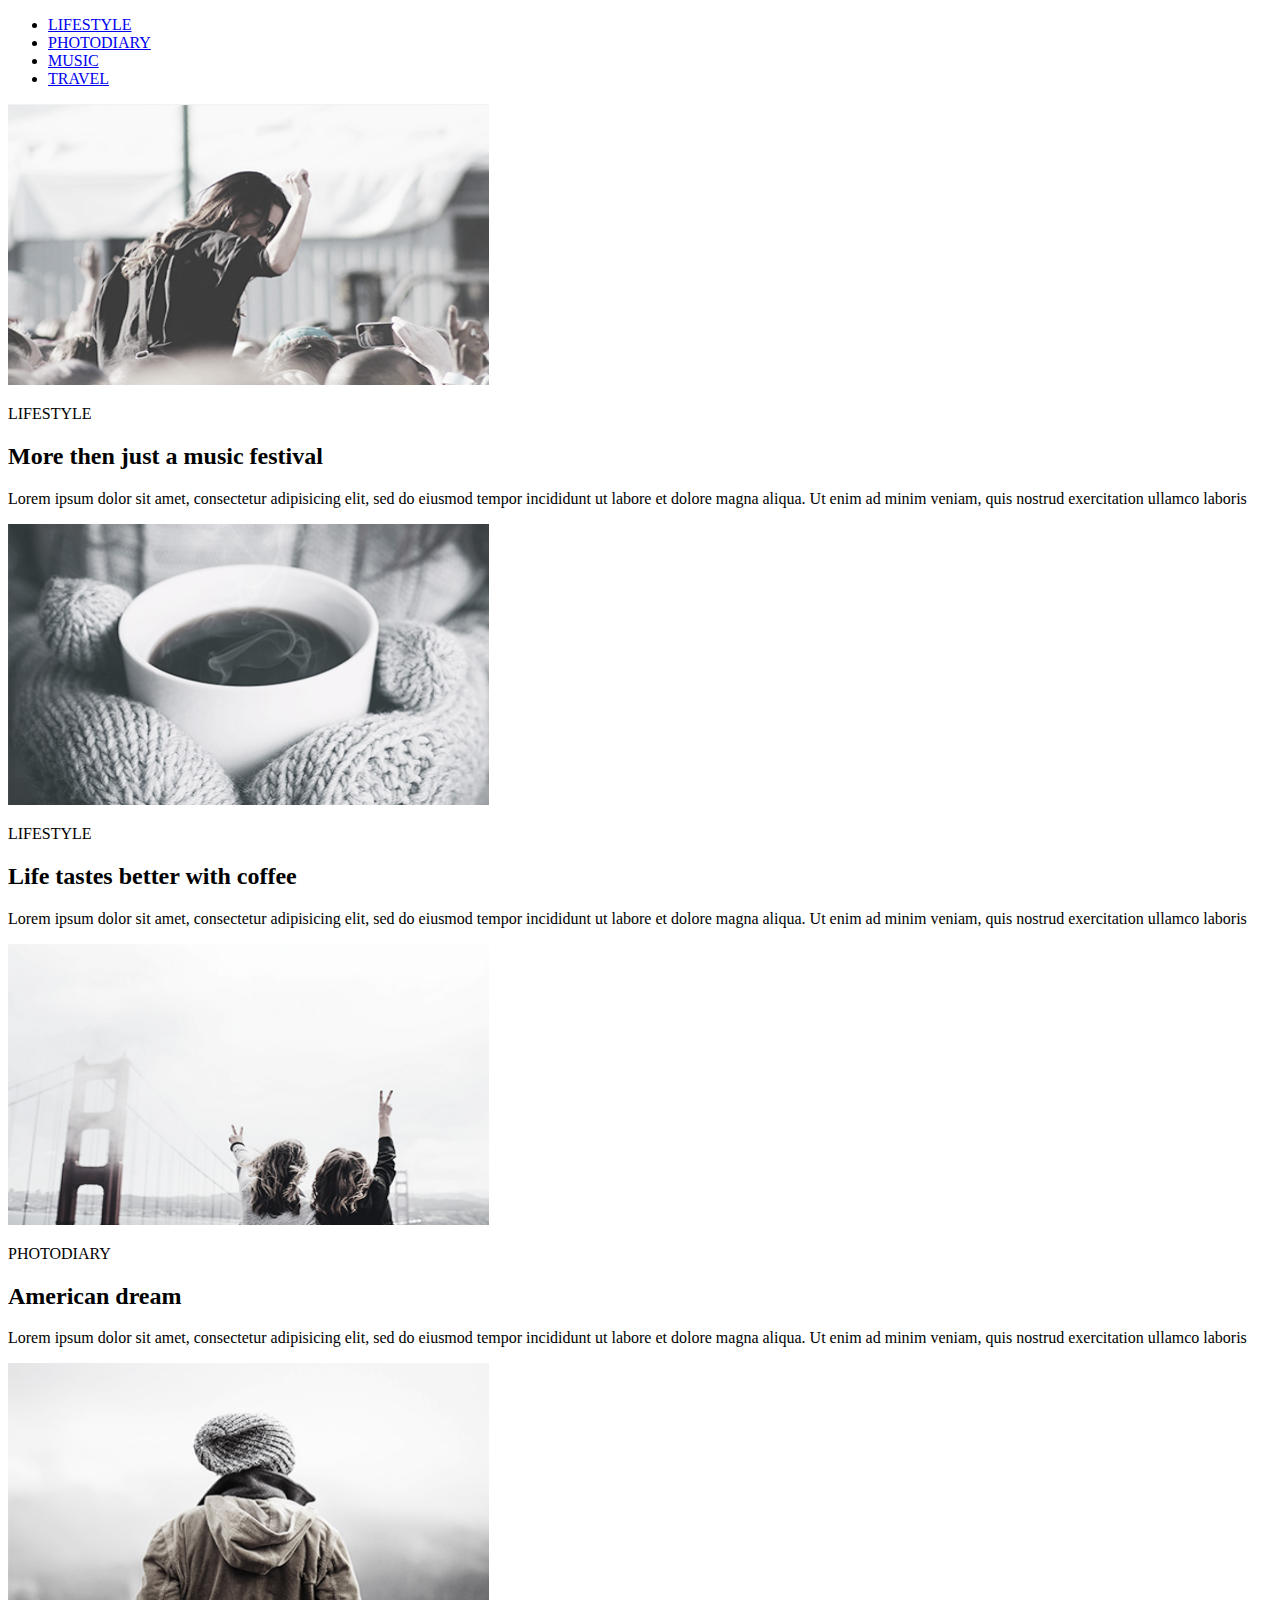
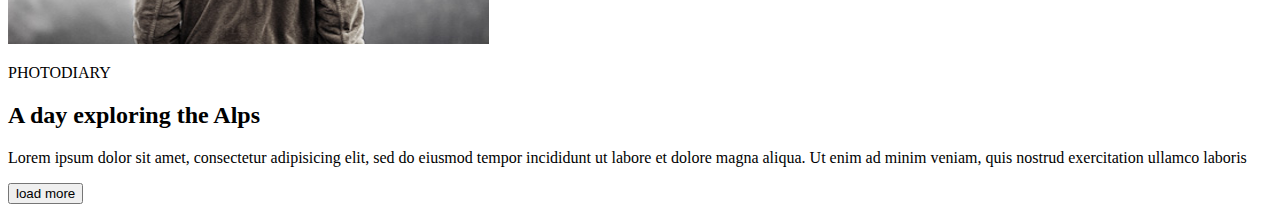
<file: html-css/module-01/index.html>
<!DOCTYPE html>
<html lang="en">
<head>
    <meta charset="UTF-8">
    <meta name="viewport" content="width=device-width, initial-scale=1.0">
    <meta http-equiv="X-UA-Compatible" content="ie=edge">
    <title>Document</title>
</head>
<body>
    
    <header class="main-header">

        <nav class="main-nav">

            <ul class="main-menu">
                <li class="main-menu-item">
                    <a href="#lifestyle">LIFESTYLE</a>
                </li>
                <li class="main-menu-item">
                    <a href="#photodiary">PHOTODIARY</a>
                </li>
                <li class="main-menu-item">
                    <a href="#">MUSIC</a>
                </li>
                <li class="main-menu-item">
                    <a href="#">TRAVEL</a>
                </li>
            </ul>

        </nav>

    </header>

    <main>
        <section class="main-section">

            <article class="article-lifestyle" id="lifestyle">

                <img src="./img/image1.jpg" alt="picture from the festival" title="More than justa music festival" width="481" height="281">
                <p class="p-lifestyle">LIFESTYLE</p>
                <h2>More then just a music festival</h2>
                <p>Lorem ipsum dolor sit amet, consectetur adipisicing elit, sed do eiusmod tempor incididunt ut labore et dolore magna aliqua. Ut enim ad minim veniam, quis nostrud exercitation ullamco laboris</p>
        
            </article>


            <article class="article-lifestyle2" id="lifestyle2">

                <img src="./img/image2.jpg" alt="picture of a cup of coffee" title="Life tastes better with coffee" width="481" height="281">
                <p class="p-lifestyle2">LIFESTYLE</p>
                <h2>Life tastes better with coffee</h2>
                <p>Lorem ipsum dolor sit amet, consectetur adipisicing elit, sed do eiusmod tempor incididunt ut labore et dolore magna aliqua. Ut enim ad minim veniam, quis nostrud exercitation ullamco laboris</p>
            
            </article>

            <article class="article-photodiary" id="photodiary">

                <img src="./img/image3.jpg" alt="picture of bridge &quot;Golden Gate &quot;" title="American dream" width="481" height="281">
                <p class="p-photodiary">PHOTODIARY</p>
                <h2>American dream</h2>
                <p>Lorem ipsum dolor sit amet, consectetur adipisicing elit, sed do eiusmod tempor incididunt ut labore et dolore magna aliqua. Ut enim ad minim veniam, quis nostrud exercitation ullamco laboris</p>
                
            </article>


            <article class="article-photodiary2" id="photodiary2">

                <img src="./img/image4.jpg" alt="picture of a man looking at the mountains;" title="A day exploring the Alps" width="481" height="281">
                <p class="p-photodiary2">PHOTODIARY</p>
                <h2>A day exploring the Alps</h2>
                <p>Lorem ipsum dolor sit amet, consectetur adipisicing elit, sed do eiusmod tempor incididunt ut labore et dolore magna aliqua. Ut enim ad minim veniam, quis nostrud exercitation ullamco laboris</p>
                    
            </article>

            <button>load more</button>

        </section>
    
        

    </main>

</body>

</html>
</file>
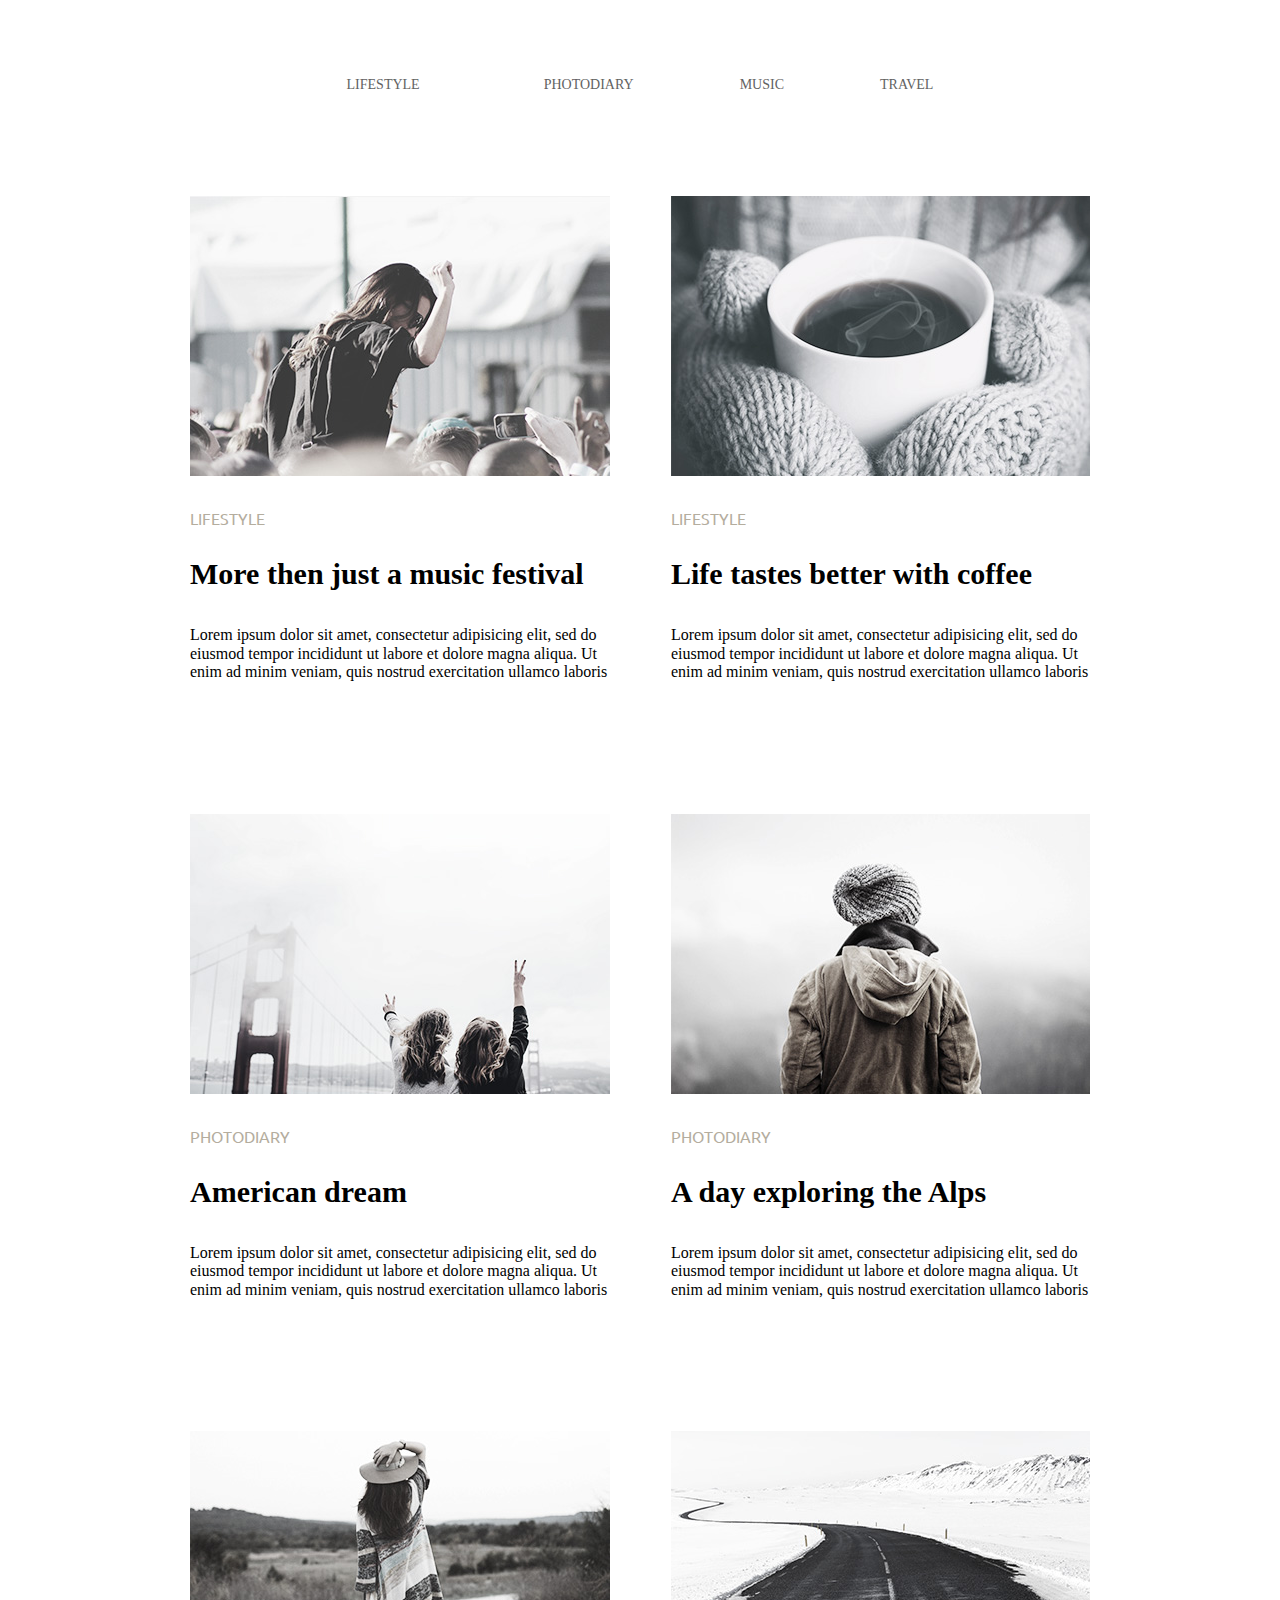
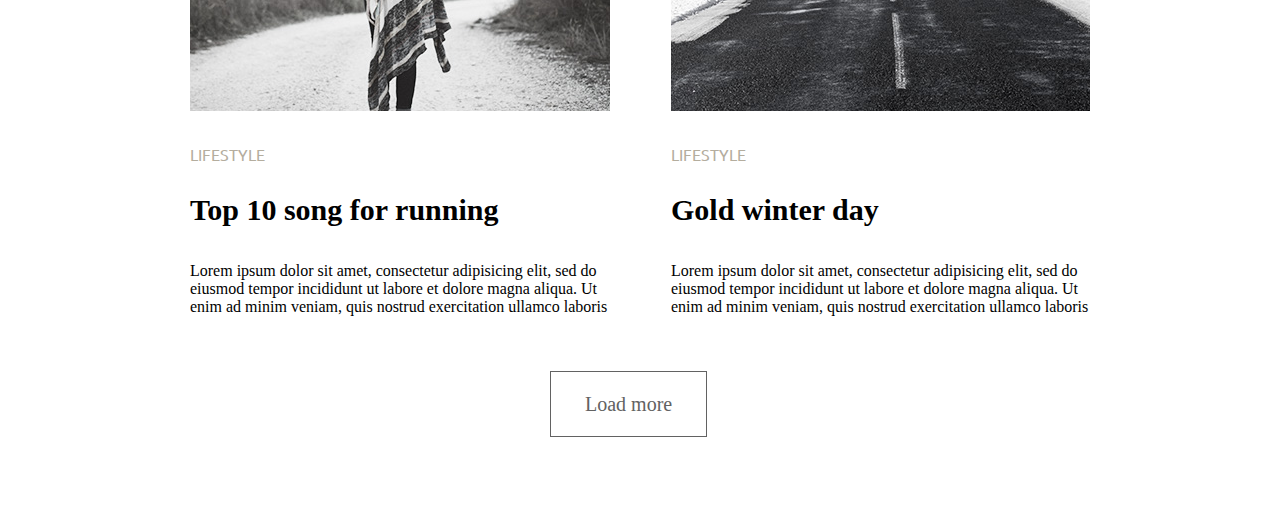
<file: html-css/module-03/index.html>
<!DOCTYPE html>
<html lang="en">
<head>
    <meta charset="UTF-8">
    <meta name="viewport" content="width=device-width, initial-scale=1.0">
    <meta http-equiv="X-UA-Compatible" content="ie=edge">
    <link rel="stylesheet" href="./css/normalize.css">
    <link href="https://fonts.googleapis.com/css?family=Playfair+Display|Ubuntu&display=swap" rel="stylesheet">
    <link rel="stylesheet" href="./css/styles.css">
    <title>Module-03</title>
</head>
<body>
    
    <header class="main-header container">
        

        <nav class="main-nav container">

            <ul class="main-menu">
                <li class="main-menu-item1">
                    <a href="#lifestyle">Lifestyle</a>
                </li>
                <li class="main-menu-item2">
                    <a href="#photodiary">Photodiary</a>
                </li>
                <li class="main-menu-item3">
                    <a href="#">Music</a>
                </li>
                <li class="main-menu-item4">
                    <a href="#">Travel</a>
                </li>
            </ul>

        </nav>

    </header>

    <main>
        <section class="main-section container">

            <article class="article" id="lifestyle">

                <img src="./img/image1.jpg" alt="picture from the festival" title="More than justa music festival" width="420" height="280">
                <p class="ubuntu">Lifestyle</p>
                <h2>More then just a music festival</h2>
                <p class="text">Lorem ipsum dolor sit amet, consectetur adipisicing elit, sed do eiusmod tempor incididunt ut labore et dolore magna aliqua. Ut enim ad minim veniam, quis nostrud exercitation ullamco laboris</p>
        
            </article>


            <article>

                <img src="./img/image2.jpg" alt="picture of a cup of coffee" title="Life tastes better with coffee" width="419" height="280">
                <p class="ubuntu">lifestyle</p>
                <h2>Life tastes better with coffee</h2>
                <p class="text">Lorem ipsum dolor sit amet, consectetur adipisicing elit, sed do eiusmod tempor incididunt ut labore et dolore magna aliqua. Ut enim ad minim veniam, quis nostrud exercitation ullamco laboris</p>
            
            </article>

            <article class="article" id="photodiary">

                <img src="./img/image3.jpg" alt="picture of bridge &quot;Golden Gate &quot;" title="American dream" width="420" height="280">
                <p class="ubuntu">Photodiary</p>
                <h2>American dream</h2>
                <p class="text">Lorem ipsum dolor sit amet, consectetur adipisicing elit, sed do eiusmod tempor incididunt ut labore et dolore magna aliqua. Ut enim ad minim veniam, quis nostrud exercitation ullamco laboris</p>
                
            </article>


            <article>

                <img src="./img/image4.jpg" alt="picture of a man looking at the mountains;" title="A day exploring the Alps" width="419" height="280">
                <p class="ubuntu">Photodiary</p>
                <h2>A day exploring the Alps</h2>
                <p class="text">Lorem ipsum dolor sit amet, consectetur adipisicing elit, sed do eiusmod tempor incididunt ut labore et dolore magna aliqua. Ut enim ad minim veniam, quis nostrud exercitation ullamco laboris</p>
                    
            </article>

            <article class="article">

                <img src="./img/image5.jpg" alt="picture of the nature" title="Top 10 song for running" width="420" height="280">
                <p class="ubuntu">Lifestyle</p>
                <h2>Top 10 song for running</h2>
                <p class="text-over-button">Lorem ipsum dolor sit amet, consectetur adipisicing elit, sed do eiusmod tempor incididunt ut labore et dolore magna aliqua. Ut enim ad minim veniam, quis nostrud exercitation ullamco laboris</p>
        
            </article>


            <article>

                <img src="./img/image6.jpg" alt="picture of the winter" title="Gold winter day" width="419" height="280">
                <p class="ubuntu">lifestyle</p>
                <h2>Gold winter day</h2>
                <p class="text-over-button">Lorem ipsum dolor sit amet, consectetur adipisicing elit, sed do eiusmod tempor incididunt ut labore et dolore magna aliqua. Ut enim ad minim veniam, quis nostrud exercitation ullamco laboris</p>
            
            </article>
          

            <button class="button">Load more</button>


        </section>
    
        

    </main>

</body>

</html>
</file>
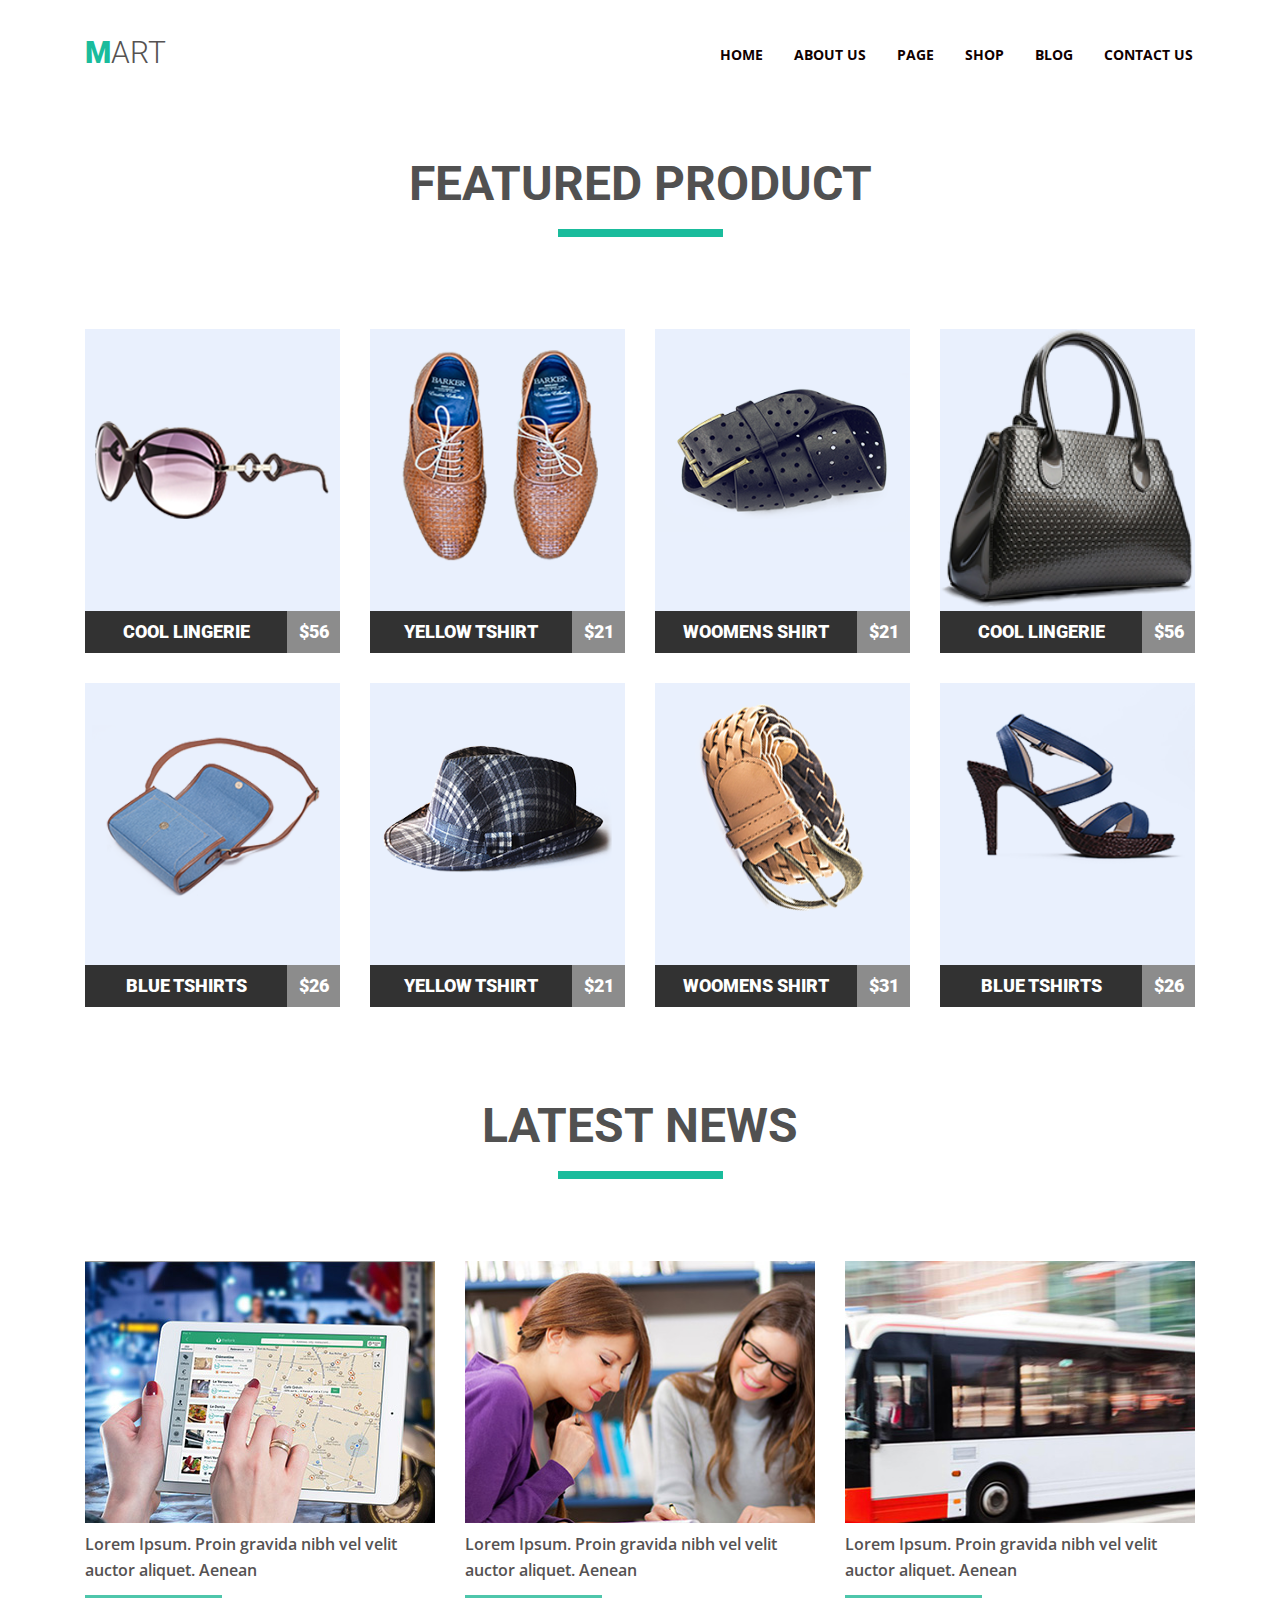
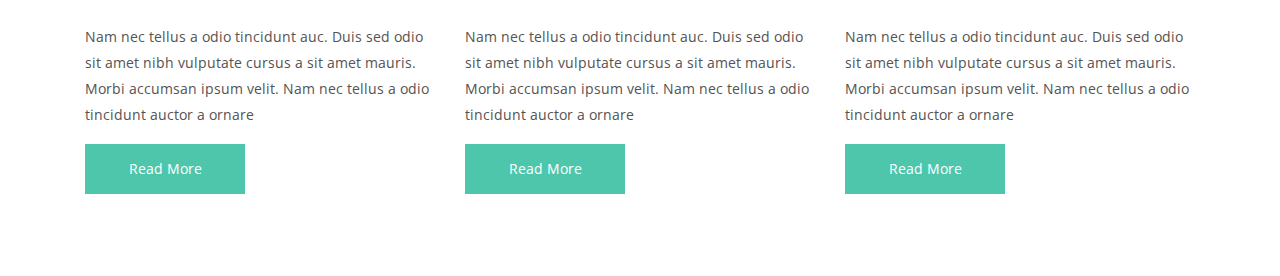
<file: html-css/module-04/index.html>
<!DOCTYPE html>
<html lang="en">
<head>
    <meta charset="UTF-8">
    <meta name="viewport" content="width=device-width, initial-scale=1.0">
    <meta http-equiv="X-UA-Compatible" content="ie=edge">
    <link rel="stylesheet" href="./css/normalize.css">
    <link href="https://fonts.googleapis.com/css?family=Open+Sans:400,600,700|Roboto:300,400,900&display=swap" rel="stylesheet">
    <link rel="stylesheet" href="./css/style.css">
    <title>module-04</title>
</head>

<body>

    <header class="page-header">
        <nav class="main-nav clearfix container">
            <a href="#" class="site-logo">mart</a>        
            <ul class="site-menu clearfix">
                <li class="main-menu-item">
                    <a href="">home</a>
                </li>
                <li class="main-menu-item">
                    <a href="">about us</a>
                </li>
                <li class="main-menu-item">
                    <a href="">page</a>
                </li>
                <li class="main-menu-item">
                    <a href="">shop</a>
                </li>
                <li class="main-menu-item">
                    <a href="">blog</a>
                </li>
                <li class="main-menu-item">
                    <a href="">contact us</a>
                </li>
            </ul>
        </nav>
    </header>

    <main>
        <section class="products-section container">
            <h2>featured product</h2>
            <ul class="product-list clearfix">
                <li class="product-list-item">
                    <a href="#">
                        <img src="./img/product8.png" alt="eyeglasses" width="234" height="98">
                        <div class="name-and-price clearfix">
                            <p class="name">cool lingerie</p>
                            <p class="price">$56</p>
                        </div>
                    </a>
                </li>
                <li class="product-list-item">
                    <a href="#">
                        <img src="./img/product7.png" alt="men's shoes" width="255" height="282">
                        <div class="name-and-price clearfix">
                            <p class="name">Yellow tshirt</p>
                            <p class="price">$21</p>
                        </div>
                    </a>
                </li>
                <li class="product-list-item">
                    <a href="#">
                        <img src="./img/product6.png" alt="black belt" width="255" height="282">
                        <div class="name-and-price clearfix">
                            <p class="name">woomens shirt</p>
                            <p class="price">$21</p>
                        </div>
                    </a>
                </li>
                <li class="product-list-item">
                    <a href="#">
                        <img src="./img/product5.png" alt="black handbag" width="255" height="282">
                        <div class="name-and-price clearfix">
                            <p class="name">cool lingerie</p>
                            <p class="price">$56</p>
                        </div>
                    </a>
                </li>
                <li class="product-list-item">
                    <a href="#">
                        <img src="./img/product4.png" alt="blue handbag" width="255" height="282">
                        <div class="name-and-price clearfix">
                            <p class="name">blue tshirts</p>
                            <p class="price">$26</p>
                        </div>
                    </a>
                </li>
                <li class="product-list-item">
                    <a href="#">
                        <img src="./img/product3.png" alt="hat" width="255" height="282">
                        <div class="name-and-price clearfix">
                            <p class="name">Yellow tshirt</p>
                            <p class="price">$21</p>
                        </div>
                    </a>
                </li>
                <li class="product-list-item">
                    <a href="#">
                        <img src="./img/product2.png" alt="brown belt" width="255" height="282">
                        <div class="name-and-price clearfix">
                            <p class="name">woomens shirt</p>
                            <p class="price">$31</p>
                        </div>
                    </a>
                </li>
                <li class="product-list-item">
                    <a href="#">
                        <img src="./img/product1.png" alt="women's shoes" width="255" height="282">
                        <div class="name-and-price clearfix">
                            <p class="name">blue tshirts</p>
                            <p class="price">$26</p>
                        </div>
                    </a>
                </li>
            </ul>
        </section>

        <section class="news-section container clearfix">
            <h2>latest news</h2>

                <article class="news-article">
                    <img src="./img/laptop.jpg" alt="laptop" title="laptop" width="350" height="262">
                    <h3>Lorem Ipsum. Proin gravida nibh vel velit auctor aliquet. Aenean </h3>
                    <p>Nam nec tellus a odio tincidunt auc. Duis sed odio sit amet nibh vulputate cursus a sit amet mauris. Morbi accumsan ipsum velit. Nam nec tellus a odio tincidunt auctor a ornare </p>
                    <a class="load" href="#">read more</a>
                </article>

                <article class="news-article">
                    <img src="./img/team.jpg" alt="laptop" title="laptop" width="350" height="262">
                    <h3>Lorem Ipsum. Proin gravida nibh vel velit auctor aliquet. Aenean </h3>
                    <p>Nam nec tellus a odio tincidunt auc. Duis sed odio sit amet nibh vulputate cursus a sit amet mauris. Morbi accumsan ipsum velit. Nam nec tellus a odio tincidunt auctor a ornare </p>
                    <a class="load" href="#">read more</a>
                </article>

                <article class="news-article">
                    <img src="./img/bus.jpg" alt="laptop" title="laptop" width="350" height="262">
                    <h3>Lorem Ipsum. Proin gravida nibh vel velit auctor aliquet. Aenean </h3>
                    <p>Nam nec tellus a odio tincidunt auc. Duis sed odio sit amet nibh vulputate cursus a sit amet mauris. Morbi accumsan ipsum velit. Nam nec tellus a odio tincidunt auctor a ornare </p>
                    <a class="load" href="#">read more</a>
                </article>
        </section>

    </main>
</body>
</html>
</file>
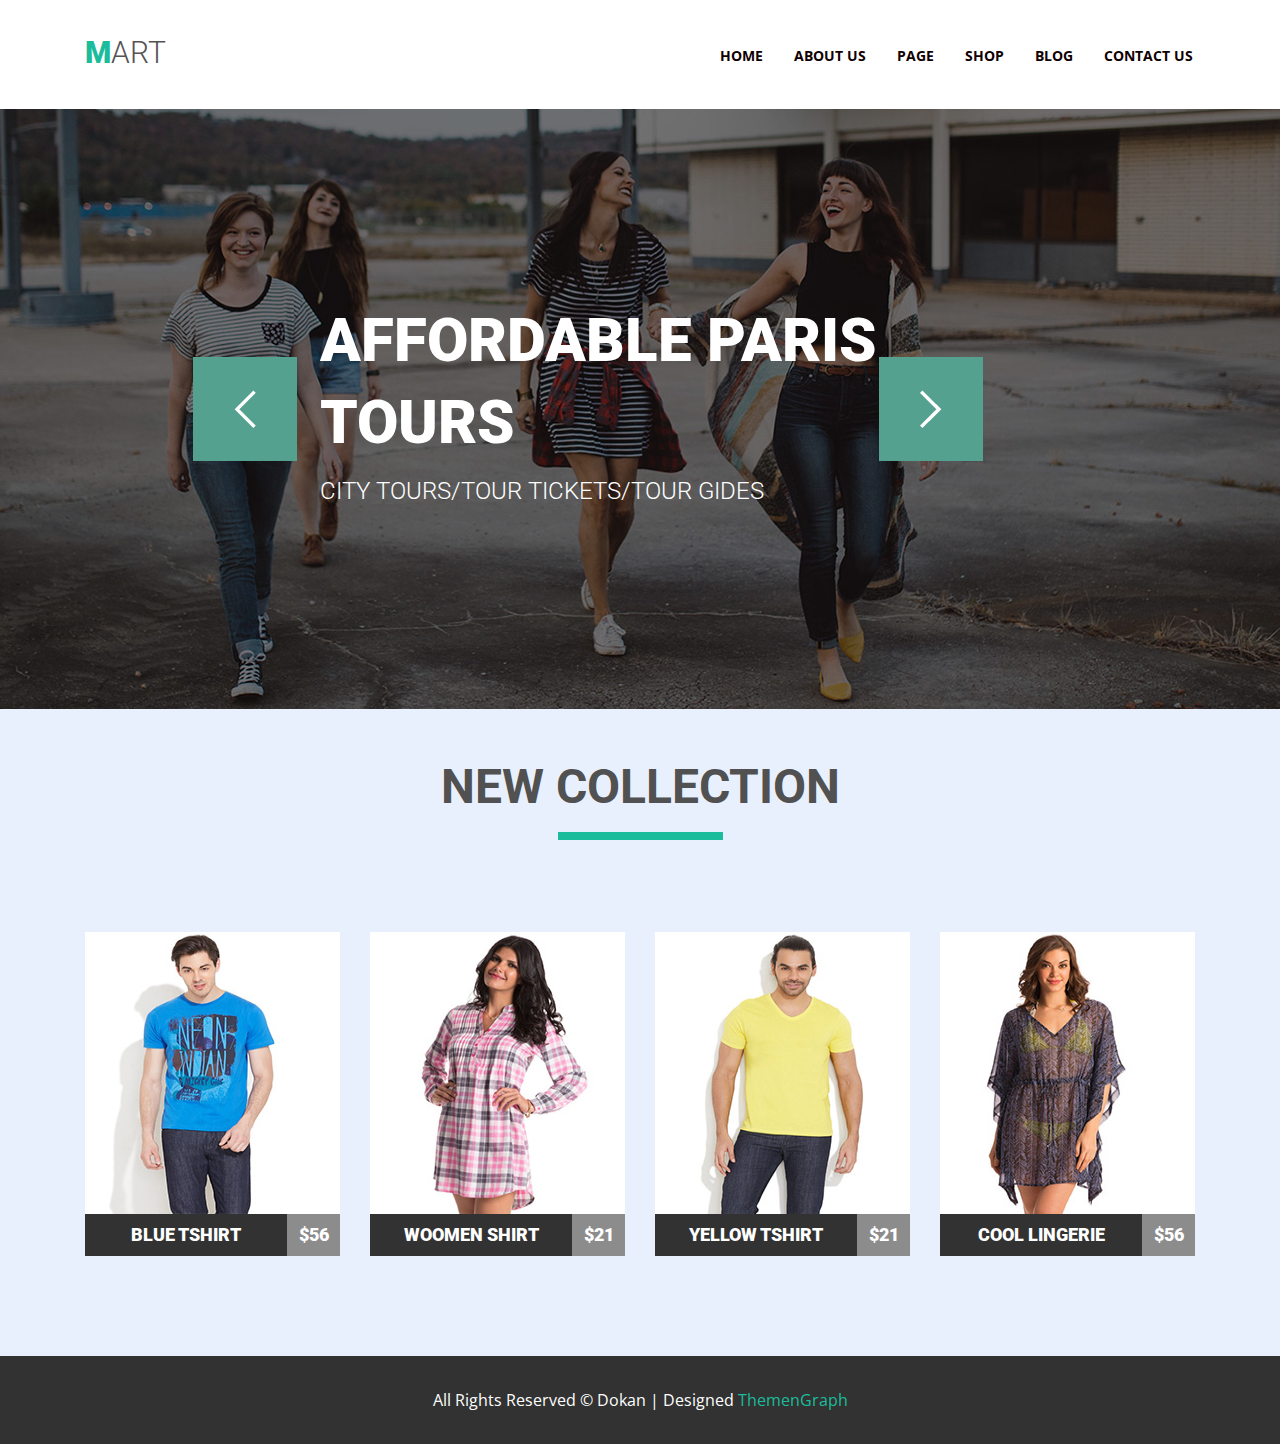
<file: html-css/module-05/index.html>
<!DOCTYPE html>
<html lang="en">
<head>
    <meta charset="UTF-8">
    <meta name="viewport" content="width=device-width, initial-scale=1.0">
    <meta http-equiv="X-UA-Compatible" content="ie=edge">
    <link rel="stylesheet" href="./css/normalize.css">
    <link href="https://fonts.googleapis.com/css?family=Open+Sans:400,600,700i&display=swap" rel="stylesheet">
    <link href="https://fonts.googleapis.com/css?family=Roboto:300,400,900&display=swap" rel="stylesheet">
    <link rel="stylesheet" href="./css/style.css">
    <title>module-05</title>
</head>

<body>

    <header class="page-header">
        <nav class="main-nav clearfix container">
            <a href="#" class="site-logo">mart</a>        
            <ul class="site-menu clearfix">
                <li class="main-menu-item">
                    <a href="">home</a>
                </li>
                <li class="main-menu-item">
                    <a href="">about us</a>
                </li>
                <li class="main-menu-item">
                    <a href="">page</a>
                </li>
                <li class="main-menu-item">
                    <a href="">shop</a>
                </li>
                <li class="main-menu-item">
                    <a href="">blog</a>
                </li>
                <li class="main-menu-item">
                    <a href="">contact us</a>
                </li>
            </ul>
        </nav>
    </header>

    <main>

        
        <div class="slider">
            <button class="slider-btn left-btn"></button>
            <button class="slider-btn right-btn"></button>
            <div class="wrapper">
                <div class="vertical-position">
                    <h2>affordable paris tours</h2>
                    <p>city tours/tour tickets/tour gides</p>
                </div>
            </div>

            <ul class="slides">
                <li class="slides-item">
                    <img src="./img/slide.jpg" alt="slide" width="1600" height="600">
                </li>
            </ul>
        </div>

        <section class="products-section">
            <h2>new collection</h2>
                        
                <ul class="product-list clearfix">
                    <li class="product-list-item">                        
                        <div class="overlay">
                            <ul class="icons clearfix">
                                <li class="icon-item"><button class="heart"></button></li>
                                <li class="icon-item"><button class="arrows"></button></li>
                                <li class="icon-item"><button class="clock"></button></li>
                                <li class="icon-item"><button class="cart"><span>add to cart</span></button></li>
                            </ul>
                        </div>
                        <img src="./img/product1.jpg" alt="eyeglasses" width="255" height="282">
                        <div class="name-and-price clearfix">
                            <p class="name">Blue tshirt</p>
                            <p class="price">$56</p>
                        </div>                        
                    </li>
                    <li class="product-list-item">  
                        <div class="overlay">                      
                            <ul class="icons clearfix">                            
                                <li class="icon-item"><button class="heart"></button></li>
                                <li class="icon-item"><button class="arrows"></button></li>
                                <li class="icon-item"><button class="clock"></button></li>
                                <li class="icon-item"><button class="cart"><span>add to cart</span></button></li>                        
                            </ul>
                        </div>
                        <img src="./img/product2.jpg" alt="men's shoes" width="255" height="282">
                        <div class="name-and-price clearfix">
                            <p class="name">woomen shirt</p>
                            <p class="price">$21</p>
                        </div>                        
                    </li>
                    <li class="product-list-item">                        
                        <div class="overlay">
                            <ul class="icons clearfix">
                                <li class="icon-item"><button class="heart"></button></li>
                                <li class="icon-item"><button class="arrows"></button></li>
                                <li class="icon-item"><button class="clock"></button></li>
                                <li class="icon-item"><button class="cart"><span>add to cart</span></button></li>
                            </ul>
                        </div>
                        <img src="./img/product3.jpg" alt="black belt" width="255" height="282">
                        <div class="name-and-price clearfix">
                            <p class="name">yellow tshirt</p>
                            <p class="price">$21</p>
                        </div>                        
                    </li>
                    <li class="product-list-item">                        
                        <div class="overlay">
                            <ul class="icons clearfix">
                                <li class="icon-item"><button class="heart"></button></li>
                                <li class="icon-item"><button class="arrows"></button></li>
                                <li class="icon-item"><button class="clock"></button></li>
                                <li class="icon-item"><button class="cart"><span>add to cart</span></button></li>
                            </ul>
                        </div>
                        <img src="./img/product4.jpg" alt="black handbag" width="255" height="282">
                        <div class="name-and-price clearfix">
                            <p class="name">cool lingerie</p>
                            <p class="price">$56</p>
                        </div>                        
                    </li>
                </ul>
            
        </section>
       
    </main>

    <footer class="footer">
        <p class="p-footer">
            All Rights Reserved © Dokan | Designed
            <span>ThemenGraph</span>
        </p>

    </footer>

</body>
</html>
</file>
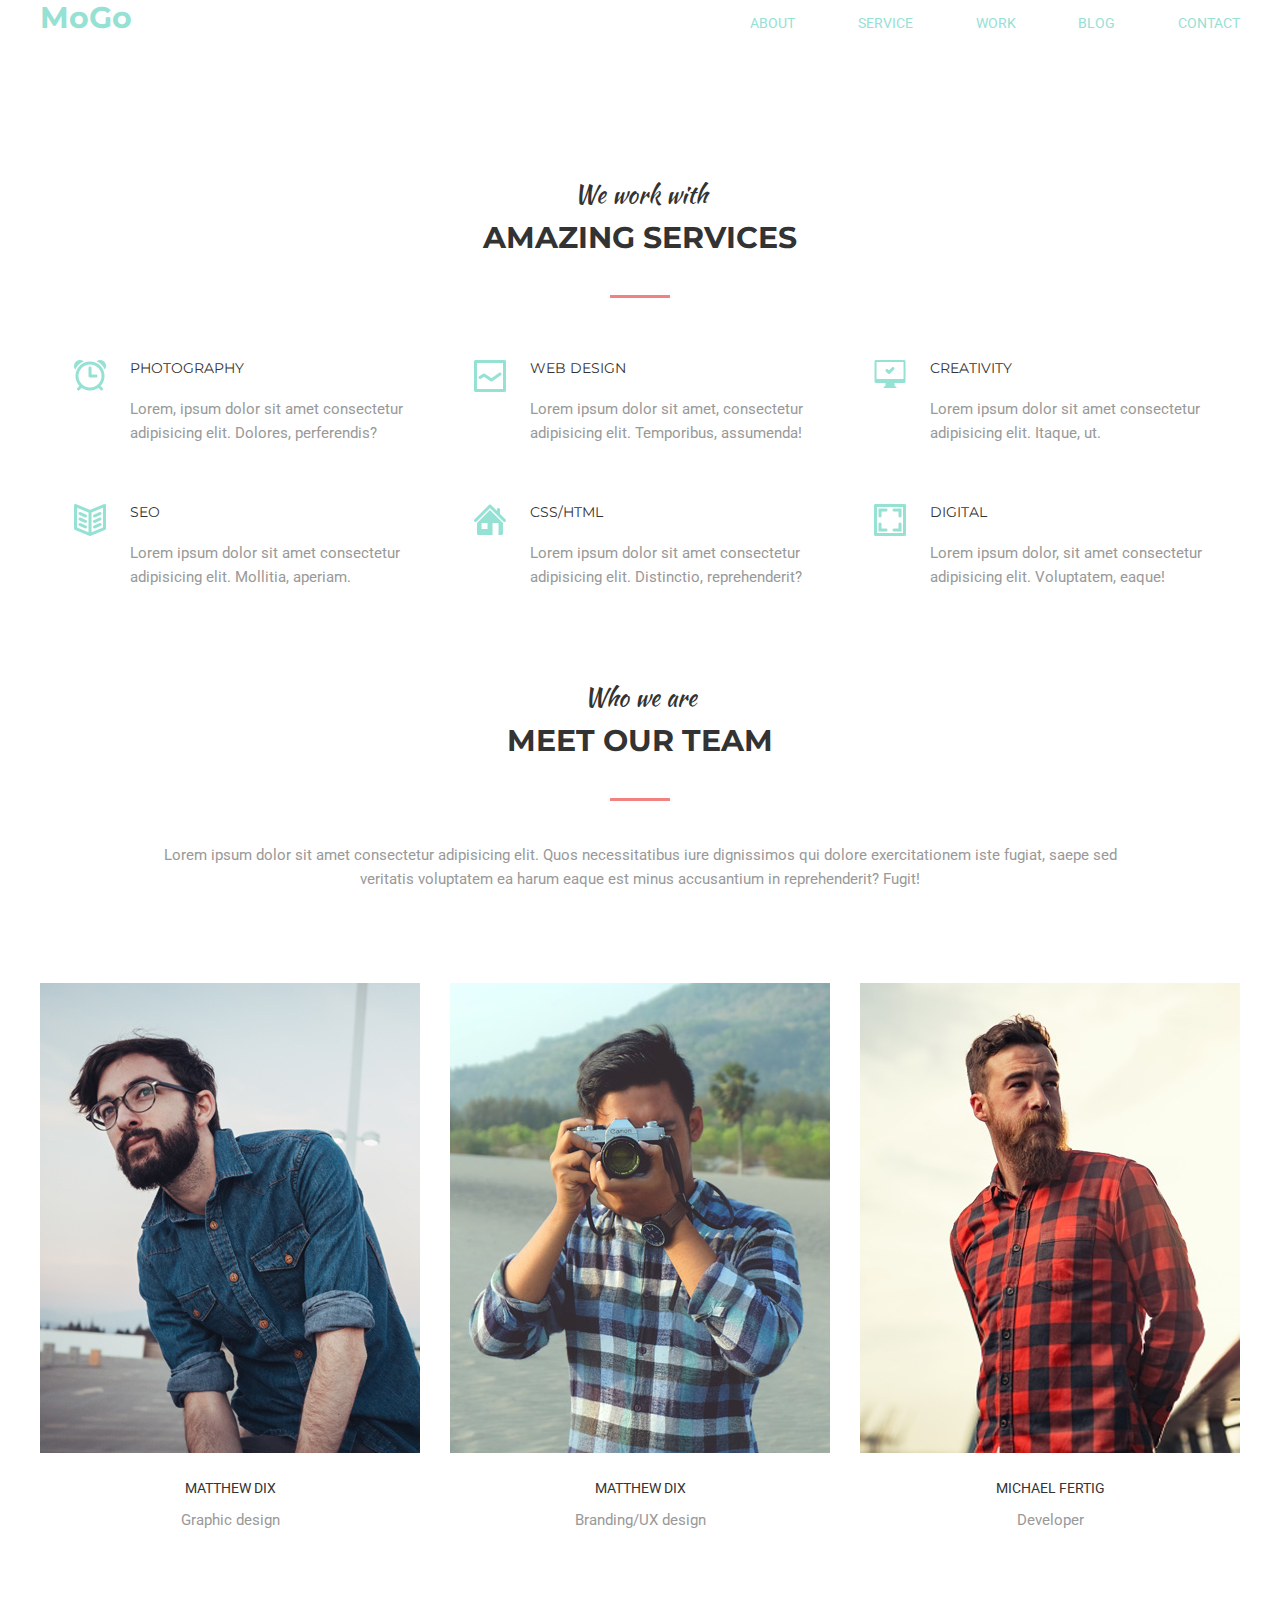
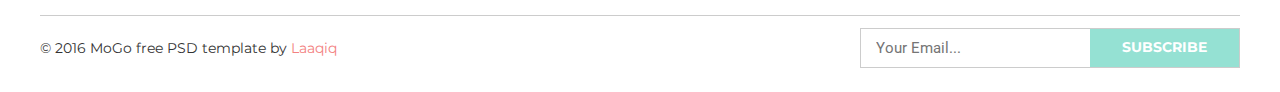
<file: html-css/module-06/index.html>
<!DOCTYPE html>
<html lang="en">
<head>
    <meta charset="UTF-8">
    <meta name="viewport" content="width=device-width, initial-scale=1.0">
    <meta http-equiv="X-UA-Compatible" content="ie=edge">
    <link rel="stylesheet" href="./css/normalize.css">
    <link href="https://fonts.googleapis.com/css?family=Montserrat:400,700&display=swap" rel="stylesheet">
    <link href="https://fonts.googleapis.com/css?family=Open+Sans:400,600,700i&display=swap" rel="stylesheet">
    <link href="https://fonts.googleapis.com/css?family=Kaushan+Script&display=swap" rel="stylesheet">
    <link href="https://fonts.googleapis.com/css?family=Roboto:300i,400&display=swap" rel="stylesheet">
    <link rel="stylesheet" href="./css/style.css">
    <title>module-06</title>
</head>

<body>

    <header class="page-header">
        <nav class="main-nav container">
            <a href="#" class="site-logo">MoGo</a>        
            <ul class="site-menu">
                <li class="main-menu-item">
                    <a href="">about</a>
                </li>
                <li class="main-menu-item">
                    <a href="">service</a>
                </li>
                <li class="main-menu-item">
                    <a href="">work</a>
                </li>
                <li class="main-menu-item">
                    <a href="">blog</a>
                </li>
                <li class="main-menu-item">
                    <a href="">contact</a>
                </li>
            </ul>
        </nav>
    </header>

    <main>
        <section class="service-section container">
            <h2 class="service-header"><span>we work with</span>amazing services</h2>
            <ul class="service-list">
                <li class="service-list-item">
                    <div class="text-wrapper">
                        <h3>photography</h3>
                        <p>Lorem, ipsum dolor sit amet consectetur adipisicing elit. Dolores, perferendis?</p>                        
                    </div>
                </li>
                <li class="service-list-item">
                    <div class="text-wrapper">
                        <h3>web design</h3>
                        <p>Lorem ipsum dolor sit amet, consectetur adipisicing elit. Temporibus, assumenda!</p>
                    </div>
                </li>
                <li class="service-list-item">
                    <div class="text-wrapper">
                        <h3>creativity</h3>
                        <p>Lorem ipsum dolor sit amet consectetur adipisicing elit. Itaque, ut.</p>
                    </div>
                </li>
                <li class="service-list-item">
                    <div class="text-wrapper">
                        <h3>seo</h3>
                        <p>Lorem ipsum dolor sit amet consectetur adipisicing elit. Mollitia, aperiam.</p>
                    </div>
                </li>
                <li class="service-list-item">
                    <div class="text-wrapper">
                        <h3>css/html</h3>
                        <p>Lorem ipsum dolor sit amet consectetur adipisicing elit. Distinctio, reprehenderit?</p>
                    </div>
                </li>
                <li class="service-list-item">
                    <div class="text-wrapper">
                        <h3>digital</h3>
                        <p>Lorem ipsum dolor, sit amet consectetur adipisicing elit. Voluptatem, eaque!</p>
                    </div>
                </li>
            </ul>
        </section>

        


        <section class="team-section container">
            <h2 class="team-header"><span>who we are</span>meet our team</h2>
            <p class="description">Lorem ipsum dolor sit amet consectetur adipisicing elit. Quos necessitatibus iure dignissimos qui dolore exercitationem iste fugiat, saepe sed veritatis voluptatem ea harum eaque est minus accusantium in reprehenderit? Fugit!</p>           
            <ul class="team-list">
                <li class="team-list-item">                        
                    <div class="overlay">
                        <ul class="icons">
                            <li class="icon-item"><a class="facebook" href="#"></a></li>
                            <li class="icon-item"><a class="twitter" href="#"></a></li>
                            <li class="icon-item"><a class="pinterest" href="#"></a></li>
                            <li class="icon-item"><a class="instagram" href="#"></a></li>                                
                        </ul>
                    </div>
                    <div class="img-wrp">
                        <img src="./img/team1.jpg" alt="photo" width="380" height="470">  
                    </div>                      
                    <p class="name">matthew dix</p>
                    <p class="position">Graphic design</p>                                          
                </li>
                <li class="team-list-item">                        
                    <div class="overlay">
                        <ul class="icons">
                            <li class="icon-item"><a class="facebook" href="#"></a></li>
                            <li class="icon-item"><a class="twitter" href="#"></a></li>
                            <li class="icon-item"><a class="pinterest" href="#"></a></li>
                            <li class="icon-item"><a class="instagram" href="#"></a></li>                                
                        </ul>
                    </div>
                    <div class="img-wrp">
                        <img src="./img/team2.jpg" alt="photo" width="380" height="470">  
                    </div>                      
                    <p class="name">matthew dix</p>
                    <p class="position">Branding/UX design</p>                                              
                </li>
                <li class="team-list-item">                        
                    <div class="overlay">
                        <ul class="icons">
                            <li class="icon-item"><a class="facebook" href="#"></a></li>
                            <li class="icon-item"><a class="twitter" href="#"></a></li>
                            <li class="icon-item"><a class="pinterest" href="#"></a></li>
                            <li class="icon-item"><a class="instagram" href="#"></a></li>                                
                        </ul>
                    </div>
                    <div class="img-wrp">
                        <img src="./img/team3.jpg" alt="fhoto" width="380" height="470">   
                    </div>                     
                    <p class="name">michael fertig</p>
                    <p class="position">Developer</p>                                              
                </li>
                
            </ul>
            
        </section>
       
    </main>

    <footer class="footer container">
        <p class="p-footer">
            © 2016 MoGo free PSD template by
            <span>Laaqiq</span>
        </p>
        <form action="#" method="get" class="form">
            <input type="email" placeholder="Your Email..." class="email">
            <input type="button" value="subscribe" class="subscribe">
        </form>


    </footer>

</body>
</html>
</file>
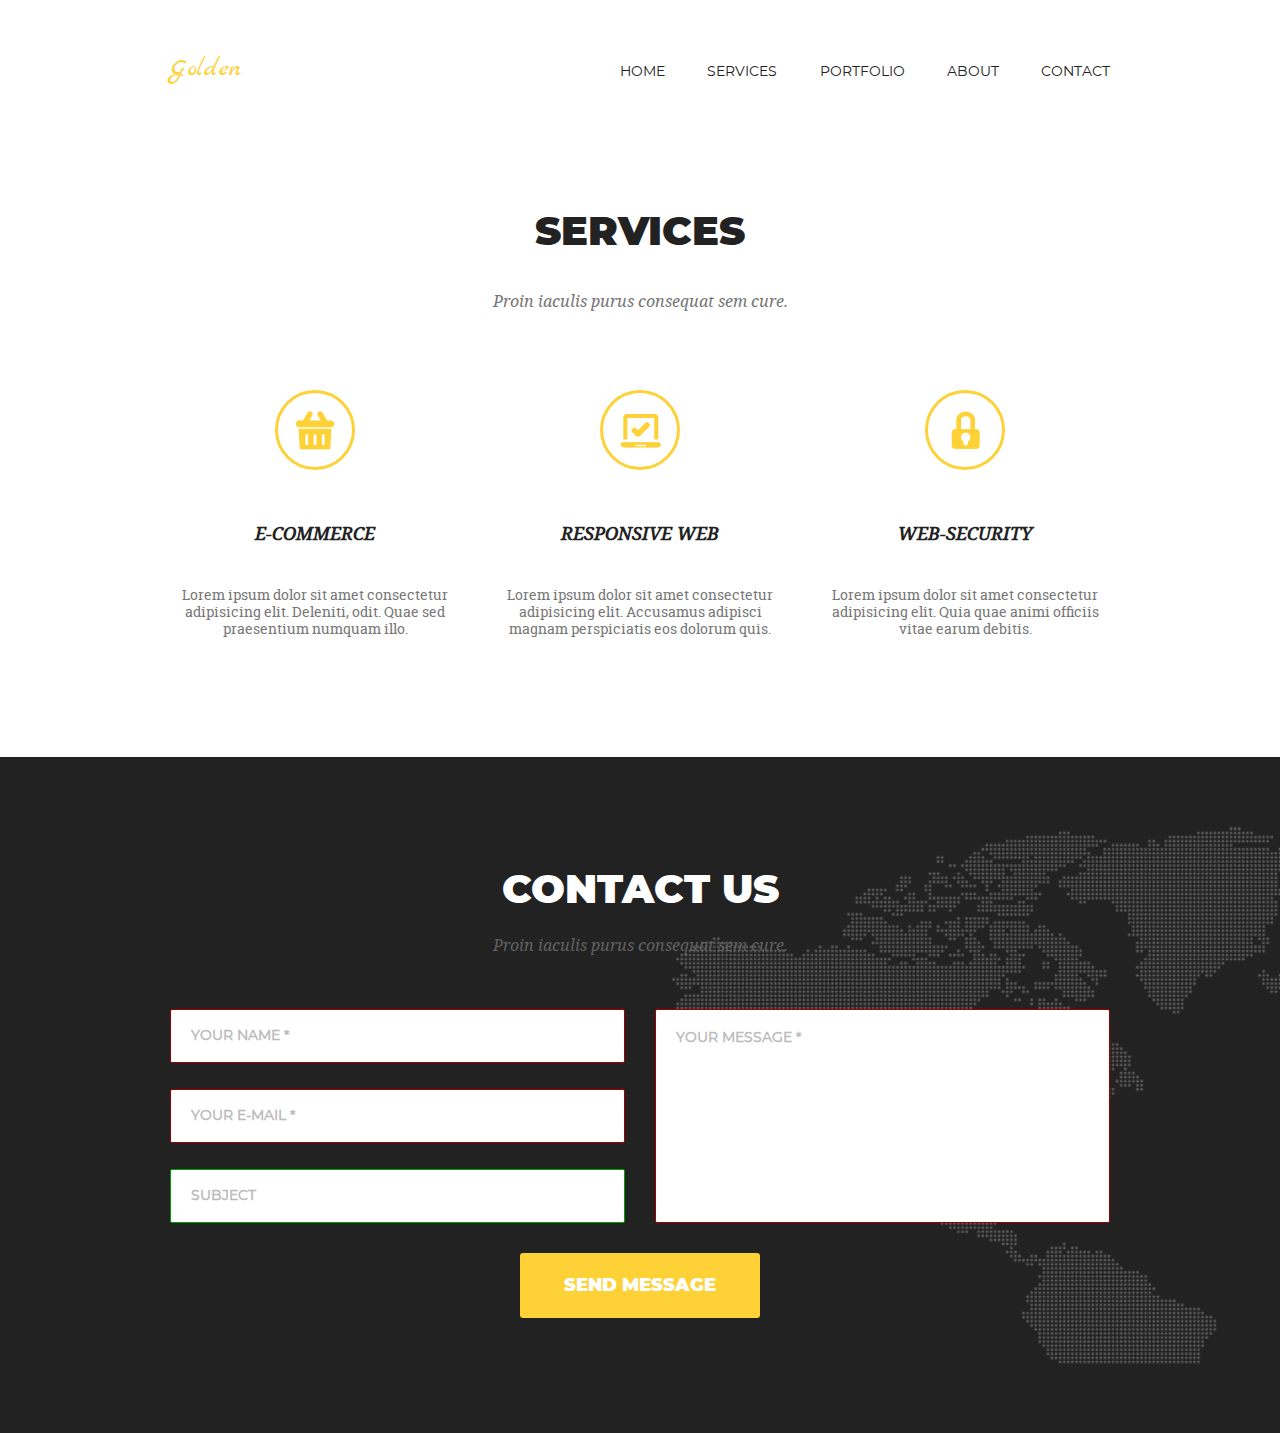
<file: html-css/module-07/index.html>
<!DOCTYPE html>
<html lang="en">
<head>
    <meta charset="UTF-8">
    <meta name="viewport" content="width=device-width, initial-scale=1.0">
    <meta http-equiv="X-UA-Compatible" content="ie=edge">
    <link rel="stylesheet" href="./css/normalize.css">
    <link rel="stylesheet" href="./css/fonts.css">
    <link rel="stylesheet" href="./css/style.css">
    <title>module-07</title>
</head>

<body>

    <header class="page-header">
        <nav class="main-nav container">
            <a href="#" class="site-logo">Golden</a>        
            <ul class="site-menu">
                <li class="main-menu-item">
                    <a href="">home</a>
                </li>
                <li class="main-menu-item">
                    <a href="">services</a>
                </li>
                <li class="main-menu-item">
                    <a href="">portfolio</a>
                </li>
                <li class="main-menu-item">
                    <a href="">about</a>
                </li>
                <li class="main-menu-item">
                    <a href="">contact</a>
                </li>
            </ul>
        </nav>
    </header>

    <main>
        <section class="service-section container">
            <h2 class="service-header">services</h2>
            <span>Proin iaculis purus consequat sem cure.</span>
            <ul class="service-list">
                <li class="service-list-item">
                    <div class="text-wrapper">
                        <h3>E-Commerce</h3>
                        <p>Lorem ipsum dolor sit amet consectetur adipisicing elit. Deleniti, odit. Quae sed praesentium numquam illo.</p>                        
                    </div>
                </li>
                <li class="service-list-item">
                    <div class="text-wrapper">
                        <h3>Responsive Web</h3>
                        <p>Lorem ipsum dolor sit amet consectetur adipisicing elit. Accusamus adipisci magnam perspiciatis eos dolorum quis.</p>
                    </div>
                </li>
                <li class="service-list-item">
                    <div class="text-wrapper">
                        <h3>Web-Security</h3>
                        <p>Lorem ipsum dolor sit amet consectetur adipisicing elit. Quia quae animi officiis vitae earum debitis.</p>
                    </div>
                </li>
            </ul>
        </section>

        
        <section class="form-section">
            <h2 class="form-section-title">Contact us</h2>
            <p class="form-section-desc">Proin iaculis purus consequat sem cure.</p>
            <form action="#" class="contact-form container">
                <div class="form-wrapper">
                    <div class="input-wrapper">
                        <input type="text" name="name" placeholder="Your name *" required />
                        <input type="email" name="email" placeholder="Your e-mail *" required />
                        <input type="text" name="subject" placeholder="Subject" />
                    </div>
                    <textarea name="message" placeholder="Your message *" required></textarea>
                </div>
                <button type="submit">Send message</button>
            </form>
        </section>
       
    </main>


</body>
</html>
</file>
<file: html-css/module-03/css/styles.css>
html{
    box-sizing: border-box;
}
    *,
    *::before,
    *::after {
        box-sizing: inherit;
    }
}

body {
    font-family: "Playfair Display", serif;
    color: #626262;
    font-size: 14px;
    line-height: 24px;
}

.container{
    margin: 0 auto;
    width: 900px;
}
.main-section {
    padding-bottom: 71px;
}

body h2 {
    margin: 0;
    padding: 0;
    font-size: 30px;
    line-height: 36px;
}
body p {
    margin: 0;
}

.main-header {
    padding: 77px 0px 103px 0px;
    
}

.main-menu {
    padding: 0px;
    margin: 0;
    font-size: 0;
    list-style: none;
    text-align: center;
}


.main-menu a {
    display: block;
    font-size: 14px;
    color: #626262;
    text-transform: uppercase;
    text-decoration: none;    
}
.main-menu a:hover, a:focus {
    color: #03a9f4;
}


.main-menu li {
    display: inline-block;    
}

.main-menu .main-menu-item1 {
    margin-right: 124px;
}

.main-menu .main-menu-item2 {
    margin-right: 106px;
}

.main-menu .main-menu-item3 {
    margin-right: 96px;
}


.ubuntu {
    font-family: 'Ubuntu', sans-serif;
    text-transform: uppercase;
    color: #b4ad9e;
    line-height: 17px;
    margin-top: 30px;
    margin-bottom: 29px;
}

.main-section button {
    font-size: 20px;
}
.main-section article {
    display: inline-block;
    width: 419px;
}
.article {
margin-right: 58px;
}

.text {
    margin-top: 34px;
    margin-bottom: 132px;
}
.text-over-button {
    margin-top: 34px;
    margin-bottom: 54px;
}
.button {
    display: block;
    font-size: 20px;
    line-height: 24px;
    color: #626262;
    background-color: #ffffff;
    border: 1px solid #626262;
    padding: 20px 34px;
    margin: 0px 380px 0px 360px;
    cursor: pointer;
}

.button:hover, .button:focus {
    color: #ff0000;
}
</file>
<file: html-css/module-04/css/style.css>
html {
    box-sizing: border-box;
}

*,
*::before,
*::after {
    box-sizing: inherit;
    margin: 0;
    padding: 0;
}

.container {
    margin: 0 auto;
    width: 1110px;

}

body {
    font-family: 'Open Sans', sans-serif;
    font-size: 14px;
    font-weight: 400;
    line-height: 26px;
    color: rgb(85, 82, 82);
    
}
.clearfix::after {
    display: table;
    content: "";
    clear: both;
}
.page-header {
    height: 106px;
    margin: 0 auto;
}
.main-nav {
    height: 100%;
    padding-top: 37px;
}
.site-logo {
    display: block;
    float: left;
    width: 80px;
    font-family: 'Roboto', sans-serif;
    font-size: 30px;
    font-weight: 300;
    color: rgb(85, 82, 82);
    line-height: 32px;
    text-align: left;
    text-decoration: none;
    text-transform: uppercase;
}
.site-logo::first-letter {
    color: rgb(26, 188, 156);
    font-weight: 900;
}

.site-menu {
    display: block;
    float: right;
    width: 475px;
    list-style-type: none;
    margin: 0 auto;
    margin-top: 5px; 

}
.site-menu li {
    display: block;
    float: left;
    text-decoration: none;
    margin-right: 31px;
}

.site-menu li:last-child {
margin-right: 0;
}

.site-menu a {
    display: block;
    color: #0f0101;
    text-decoration: none;
    font-size: 14px;
    font-weight: 700;
    text-transform: uppercase;
}

.site-menu a:hover, a:focus{
    color: #1abc9c;
    cursor: pointer;
}

.products-section {
    padding-top: 58px;
    padding-bottom: 99px;

}

.products-section h2 {
    font-size: 48px;
    line-height: 40px;
    color: rgb(81, 81, 81);
    font-family: 'Roboto', sans-serif;
    text-align: center;
    text-transform: uppercase;
    margin-bottom: 92px;
}

.products-section h2::after {
    display: block;
    content: "";
    width: 165px;
    height: 8px;
    background-color: rgb(26, 188, 156);
    margin: 25px auto 0;
    }

.product-list-item {
    display: block;
    float: left;
    margin-right: 30px;    
    font-size: 18px;
    line-height: 32px;
    font-family: 'Roboto', sans-serif;
    font-weight: 900;
    background-color: rgb(233, 240, 253);
}

.product-list-item:nth-child(-n+4) {
    margin-bottom: 30px;
}


.product-list-item a{
    display: block;
    color: #ffffff;
    text-transform: uppercase;
    text-decoration: none;
    
    /* height: 324px; */
   
}



.product-list-item:nth-of-type(4n) {
    margin-right: 0;
}
.product-list-item img {
    display: block;
    width: 255px;
    height: 282px;
}

.product-list-item p {
    /* display: inline-block; */
    display: block;
    float: left;
    line-height: 42px;
     
 
}

.name {
    width: 202px; 
    background-color: rgb(50, 50, 50);
    text-align: center;
}

/* .name:hover, .name:focus{
    background-color: rgb(26, 188, 156);
    cursor: pointer;
} */

.price {
    width: 53px;
    background-color: rgb(140, 140, 140);
    text-align: center;
}

/* .price:hover, .price:focus{
    background-color: rgb(127, 217, 199);
    cursor: pointer;
} */
.product-list-item a:hover .name, .product-list-item a:focus .name {
    background-color: rgb(26, 188, 156);
}

.product-list-item a:hover .price, .product-list-item a:focus .price {
    background-color: rgb(127, 217, 199);
}

.news-section {
padding-bottom: 82px;
}

.news-section h2 {
    font-size: 48px;
    line-height: 40px;
    color: rgb(81, 81, 81);
    font-family: 'Roboto', sans-serif;
    text-align: center;
    text-transform: uppercase;
    margin-bottom: 82px;
}

.news-section h2::after {
    display: block;
    content: "";
    width: 165px;
    height: 8px;
    background-color: rgb(26, 188, 156);
    margin: 25px auto 0;
    }

    .news-article {
        display: block;
        float: left;
        width: 350px;
        margin-right: 30px;
    }
    .news-article:last-child {
        margin-right: 0;
    }

    .news-article h3 {
        /* font-size: 14px; */
        /* line-height: 26px; */
        /* font-family: 'Open Sans', sans-serif; */
        font-weight: 600;
        margin-bottom: 26px;
        /* color: rgb(85, 82, 82); */
    }

    .news-article h3::after {
        display: block;
        content: "";
        width: 137px;
        height: 3px;
        background-color: rgb(78, 198, 171);
        margin-top: 12px;
    }

    .news-article p {
        margin-bottom: 16px;
    }

    .load{
        display: block;
        width: 160px;
        height: 50px;
        line-height: 50px;
        color: #ffffff;
        background-color: rgb(78, 198, 171);
        border: none;
        text-transform: capitalize;
        text-decoration: none;
        text-align: center;
    }

    .load:hover, .load:focus {
        color: red;
        background-color: rgb(7, 83, 71);
    }
</file>
<file: html-css/module-05/css/style.css>
html {
    box-sizing: border-box;
}

*,
*::before,
*::after {
    box-sizing: inherit;
    margin: 0;
    padding: 0;
}

.container {
    margin: 0 auto;
    width: 1110px;

}

body {
    font-family: 'Open Sans', sans-serif;
    font-size: 16px;
    font-weight: 400;
    line-height: 28px;
    color: rgb(85, 82, 82);
    
}
.clearfix::after {
    display: table;
    content: "";
    clear: both;
}
.page-header {
    margin: 0 auto;
}
.main-nav {
    height: 100%;
    padding-top: 37px;
    padding-bottom: 39px;
}
.site-logo {
    display: block;
    float: left;    
    font-family: 'Roboto', sans-serif;
    font-size: 30px;
    font-weight: 300;
    color: rgb(85, 82, 82);
    line-height: 32px;
    text-align: left;
    text-decoration: none;
    text-transform: uppercase;
}
.site-logo::first-letter {
    color: rgb(26, 188, 156);
    font-weight: 900;
}

.site-menu {    
    float: right;
    width: 475px;
    list-style-type: none;
    margin: 0 auto;
    margin-top: 5px; 

}
.site-menu li {
    display: block;
    float: left;
    text-decoration: none;
    margin-right: 31px;
}

.site-menu li:last-child {
margin-right: 0;
}

.site-menu a {
    display: block;
    color: #0f0101;
    text-decoration: none;
    font-size: 14px;
    font-weight: 700;
    text-transform: uppercase;
}

.site-menu a:hover, a:focus{
    color: #1abc9c;
    cursor: pointer;
}

.slider {
    position: relative;
       
}

.slider-btn {
    display: inline-block;
    position: absolute;
    width: 104px;
    height: 104px;
    font-size: 40px;
    color: #ffffff;
    border: none;
    
    background-color: rgb(84, 161, 143);
    z-index: 3;
}

.left-btn {
    top: 50%;
    left: 245px;
    transform: translate(-50%, -50%); 
    background-image: url(../img/btn6.png);
    background-repeat: no-repeat;
    background-position: center;
}

.right-btn {
    top: 50%;
    right: 245px;
    transform: translate(-50%, -50%); 
    background-image: url(../img/btn5.png);
    background-repeat: no-repeat;
    background-position: center;
}

.wrapper {
    position: absolute;
    width: 100%;
    height: 600px;
    font-family: 'Roboto', sans-serif;    
    background-color: rgba(0, 0, 2, 0.522);
    z-index: 2;

}

  
.vertical-position {
    position: absolute;
    top: 50%;
    left: 50%;
    transform: translate(-50%, -50%); 

}
.slider h2 {
    font-size: 60px;
    line-height: 82px; 
    font-weight: 900;
    font-family: 'Roboto', sans-serif;
    color: #ffffff;
    text-transform: uppercase;

}


  
.slider p {
    font-size: 24px;
    line-height: 54px;
    font-weight: 300;
    font-family: 'Roboto', sans-serif;
    color: #ffffff;
    text-transform: uppercase;
}

.slides {
    margin: 0;
    padding: 0;
    list-style: none;
}

.slides img {
    display: block;
    width: 100%;
    height: 600px;
    object-fit: cover;    

    
      
}


.products-section {
    
    padding-top: 58px;
    padding-bottom: 100px;
    background-color: rgb(233, 240, 253);
    

}

.products-section h2 {
    font-size: 48px;
    line-height: 40px;
    color: rgb(81, 81, 81);
    font-family: 'Roboto', sans-serif;
    text-align: center;
    text-transform: uppercase;
    margin-bottom: 92px;
}

.products-section h2::after {
    display: block;
    content: "";
    width: 165px;
    height: 8px;
    background-color: rgb(26, 188, 156);
    margin: 25px auto 0;
}






.product-list {
    width: 1110px;
    margin: 0 auto;
}

.product-list-item {
    display: block;
    float: left;
    position: relative;
    margin-right: 30px;    
    font-size: 18px;
    line-height: 32px;
    font-family: 'Roboto', sans-serif;
    font-weight: 900;
    background-color: rgb(233, 240, 253);
    text-transform: uppercase;
    color: #ffffff;
}    
    
   
      

.overlay {
    position: absolute;
    width: 255px;
    height: 282px; 
    border-width: 10px;
    border-color: rgb(255, 255, 255);
    border-style: solid;
    background-color: rgb(115, 115, 115, 0.55);
    opacity: 0;
}   

.icons {
    width: 166px;
    height: 106px;
    position: absolute;
    top: 50%;
    left: 50%;
    transform: translate(-50%, -50%);
    margin: 0;
    padding: 0;
    list-style-type: none;    
}
.icon-item {
    display: block;
    float: left;
    margin-right: 8px;
    margin-bottom: 8px;
    width: 50px;
    height: 50px;
}

.icons li:last-child {
    width: 166px;
    margin: 0;
}

.icon-item:nth-of-type(3n) {
    margin-right: 0;
}


.icon-item button {
    display: inline-block;
    width: 100%;
    height: 100%;
    border: 1px solid rgb(254, 254, 254); 
    background-color: rgba(115, 115, 115, 0.55);   
    background-repeat: no-repeat;
    background-position: center;

}


.heart {
    background-image: url(../img/btn1.png);
    
}
.arrows {
    background-image: url(../img/btn2.png);

}
.clock {
    background-image: url(../img/btn3.png);
}
.icon-item .cart {
    display: block;
    background-image: url(../img/btn4.png);
    color: #fff;
    background-position: 6px;
    background-color: rgb(50, 50, 50);
    
}    



.product-list-item:nth-child(4n) {
    margin-right: 0;
}
.product-list-item img {
    display: block;
    width: 255px;
    height: 282px;
}

.product-list-item p {
    display: block;
    float: left;
    line-height: 42px;
     
 
}

.name {
    width: 202px; 
    background-color: rgb(50, 50, 50);
    text-align: center;
}

.price {
    width: 53px;
    background-color: rgb(140, 140, 140);
    text-align: center;
}

.product-list-item:hover .overlay, .product-list-item:focus  .overlay {
    opacity: 1;
}

.product-list-item:hover .name, .product-list-item:focus .name {
    background-color: rgb(26, 188, 156);
}

.product-list-item:hover .price, .product-list-item:focus .price {
    background-color: rgb(127, 217, 199);
}
.icon-item button:hover, .icon-item button:focus {
    background-color: rgba(26, 188, 156, 1);
}

.footer {
    width: 100%;
    height: 88px;
    color: rgb(254, 254, 254);
    background-color: rgb(50, 50, 50);
}
.p-footer {
    text-align: center;
    line-height: 88px;
}
.p-footer span {
    color: rgb(26, 188, 156);
}
</file>
<file: html-css/module-06/css/style.css>
html {
    box-sizing: border-box;
}

*,
*::before,
*::after {
    box-sizing: inherit;
    margin: 0;
    padding: 0;
}

.container {
    margin: 0 auto;
    width: 1200px;

}

body {
    font-family: 'Roboto', sans-serif;
    font-size: 15px;
    font-weight: 400;
    line-height: 24px;
    color: rgb(153, 153, 153);    
}

/* HEADER */

.page-header {
    margin: 0 auto;
}

.main-nav {
    display: flex;
    justify-content: space-between;
    align-items: baseline;
    min-height: 50px; 

}
.site-logo {            
    font-family: 'Montserrat', sans-serif;
    font-size: 30px;
    font-weight: 700;
    color: rgb(149, 225, 211);
    line-height: 36px;    
    text-decoration: none;    
}


.site-menu {  
    display: flex;
    justify-content: space-between;
    align-items: center;
    width: 490px;
    list-style-type: none;    
    

}
.site-menu li {
    display: block;    
    text-decoration: none;
    
}
.site-menu a::after{
    content: "";
    display: block;
    width: 100%;
    height: 3px;
    background-color: rgb(243, 129, 129);
    opacity: 0;
    margin-top: 8px;
    
}


.site-menu a {
    display: block;
    color: rgb(149, 225, 211);
    text-decoration: none;
    font-size: 14px;
    line-height: 17px;
    font-weight: 400;
    text-transform: uppercase;
    transition: color 200ms linear;
}

.site-menu a:hover, a:focus{
    color: rgb(243, 129, 129);
    cursor: pointer;    
}

.site-menu a:hover::after, a:focus::after {
    opacity: 1;
}
/* MAIN */

/* service-section */

.service-section {
    padding: 126px 10px 90px;
}

.service-header{
    font-size: 30px;
    line-height: 48px;
    font-family: 'Montserrat', sans-serif;
    font-weight: 700;
    color: rgb(51, 51, 51);
    text-align: center;
    text-transform: uppercase;
    margin-bottom: 62px;
    

}

.service-header span {
   display: block;
   font-size: 24px;
   line-height: 38px;
   font-family: 'Kaushan Script', cursive;
   font-weight: normal;   
   text-transform: none;

}
.service-header span::first-letter{
    text-transform: uppercase;
}
.service-section h2::after {
    display: block;
    content: "";
    width: 60px;
    height: 3px;
    background-color: rgb(243, 129, 129);
    margin: 33px auto 0;
}

.service-list {
    display: flex;
    flex-wrap: wrap;
    justify-content: space-between; 
    align-content: space-between; 
    min-height: 229px;  
    list-style-type: none;
}
.service-list-item{
    display: flex;
    width: 380px;
    text-decoration: none;    
}
.service-list-item h3{
    font-size: 14px;
    line-height: 17px;
    font-family: 'Montserrat', sans-serif;
    font-weight: 400;
    color: rgb(51, 51, 51);
    text-transform: uppercase;
    margin-bottom: 20px;
}

.text-wrapper{
    width: 300px;
}
.service-list-item::before{
    content: "";    
    width: 80px;
    height: 80px;    
    background-repeat: no-repeat;
    background-position: center top;
}

.service-list-item:nth-child(1)::before{
    background-image: url(../img/ALARM.png);
}
.service-list-item:nth-child(2)::before{
    background-image: url(../img/LINE_GRAPH.png);
}
.service-list-item:nth-child(3)::before{
    background-image: url(../img/COMPUTER.png);
}
.service-list-item:nth-child(4)::before{
    background-image: url(../img/BOOK.png);
}
.service-list-item:nth-child(5)::before{
    background-image: url(../img/HOME.png);
}
.service-list-item:nth-child(6)::before{
    background-image: url(../img/IMAGE.png);
}


/* TEAM SECTION */

.team-section {      
    padding-bottom: 83px;
}

.team-section h2 {
    font-size: 30px;
    line-height: 48px;
    font-family: 'Montserrat', sans-serif;
    font-weight: 700;
    color: rgb(51, 51, 51);
    text-align: center;
    text-transform: uppercase;
    margin-bottom: 42px;
}

.team-header span{
    display: block;
    font-size: 24px;
    line-height: 38px;
    font-family: 'Kaushan Script', cursive;
    font-weight: normal;   
    text-transform: none;
}
.team-header span::first-letter{
    text-transform: uppercase;
}

.team-section h2::after {
    display: block;
    content: "";
    width: 60px;
    height: 3px;
    background-color: rgb(243, 129, 129);
    margin: 33px auto 0;
}

.description {
    padding: 0 112px;
    text-align: center; 
    margin-bottom: 92px;
}
.team-list {
    display: flex;
    justify-content: space-between;
    
    
}

.team-list-item {
    display: block;
    position: relative;   
      
}  
.img-wrp{
    position: relative;
    width: 380px;
    height: 470px; 
    background-color: rgb(149, 225, 211);
    margin-bottom: 27px;
    
}

.team-list-item img {
    transition: transform 0.2s linear;
}

.team-list-item:hover img, .team-list-item:focus img {
    transform: translate(-10px, -10px);
}

.team-list-item:hover .overlay, .team-list-item:focus .overlay {
    opacity: 1;
    transform: translate(-10px, -10px);
}
   
      

.overlay {
    position: absolute;
    width: 380px;
    height: 470px;      
    background-image: linear-gradient(90deg, rgba(252,227,138, 0.9) 0%, rgba(243,129,129, 0.9) 100%);
    opacity: 0;
    transition: transform 0.2s linear, opacity 0.2s linear;
    z-index: 1;
}  



.icons {
    display: flex;
    justify-content: space-between;
    width: 227px;
    height: 56px;
    position: absolute;
    top: 50%;
    left: 50%;
    transform: translate(-50%, -50%);
    margin: 0;
    padding: 0;
    list-style-type: none;    
}
.icon-item {
    display: block;    
    width: 56px;
    height: 56px;
}

.icon-item a:hover, .icon-item a:focus {
    background-color: #95e1d3;
}


.icon-item a {
    display: inline-block;
    width: 100%;
    height: 100%;    
    background-color: rgb(252, 227, 138);   
    background-repeat: no-repeat;
    background-position: center;
    transition: background-color 0.2s linear;

}



.facebook {
    background-image: url(../img/facebook.png);
    
}
.twitter {
    background-image: url(../img/twitter.png);

}
.pinterest {
    background-image: url(../img/pinterest.png);
}
.instagram {
    background-image: url(../img/instagram.png); 
   
}    


.name {
    font-size: 14px;
    line-height: 17px;
    color: rgb(51, 51, 51);
    text-transform: uppercase;
    text-align: center;
    margin-bottom: 11px;
}

.position {
    
    font-size: 15px;
    line-height: 24px;
    color: rgb(153, 153, 153);
    text-align: center;
}




.footer {
    display: flex;
    justify-content: space-between;
    align-items: center;
    height: 64px;
    border-top: #cccccc 1px solid;
    
    
}
.p-footer {
    font-family: 'Montserrat', sans-serif;
    font-size: 14px;
    line-height: 17px;
    font-weight: 400;
    color: rgb(51, 51, 51);
    text-align: center;
    line-height: 88px;
}
.p-footer span {
    color: rgb(243, 129, 129);
}
.form{   
    display: flex;
    width: 380px;
    height: 40px;
    
}
.email {  
    padding: 0 15px;     
    width: 230px;
    height: 100%;
    font-weight: 300 italic;
    border: #cccccc 1px solid;
    border-right: none;
}
.subscribe {
    width: 150px;
    height: 100%;
    background-color: rgb(149, 225, 211);
    font-family: 'Montserrat', sans-serif;
    font-size: 14px;
    line-height: 17px;
    font-weight: 700;
    color: #fff;
    text-transform: uppercase;
    border: #cccccc 1px solid;
    border-left: none;

}
</file>
<file: html-css/module-07/css/fonts.css>
/* dancing-script-regular - latin */
@font-face {
  font-family: 'marck_script';
  src: url(../fonts/Marck_Script/marckscript-regular-webfont.woff),
       url(../fonts/Marck_Script/marckscript-regular-webfont.woff2);
  font-weight: 400;
  font-style: normal;

}

  /* montserrat-regular  */
@font-face {
  font-family: 'montserratregular';
  src: url(../fonts/Montserrat/montserrat-regular-webfont.woff),
       url(../fonts/Montserrat/montserrat-regular-webfont.woff2);
  font-weight: 400;
  font-style: normal;

}


  /* montserrat-black  */
  @font-face {
    font-family: 'montserratblack';
    src: url(../fonts/Montserrat/montserrat-black-webfont.woff),
         url(../fonts/Montserrat/montserrat-black-webfont.woff2);
    font-weight: 900;
    font-style: normal;

}

  /* notoserif-regular */
  @font-face {
    font-family: 'noto_serifregular';
    src: url(../fonts/Noto_Serif/notoserif-regularitalic-webfont.woff),
         url(../fonts/Noto_Serif/notoserif-regularitalic-webfont.woff2);
    font-weight: 400;
    font-style: normal;

}

/* roboto_slabregular */
@font-face {
  font-family: 'roboto_slabregular';
  src: url(../fonts/Roboto_Slab/robotoslab-regular-webfont.woff),
       url(../fonts/Roboto_Slab/robotoslab-regular-webfont.woff2);
  font-weight: 400;
  font-style: normal;

}
</file>
<file: html-css/module-07/css/style.css>
html {
    box-sizing: border-box;
}

*,
*::before,
*::after {
    box-sizing: inherit;
    margin: 0;
    padding: 0;
}

.container {
    margin: 0 auto;
    width: 940px;

}

body {
    font-family: 'roboto_slabregular', sans-serif;
    font-size: 14px;
    font-weight: 400;
    line-height: 17px;
    color: rgb(119, 119, 119);    
}

/* HEADER */

.page-header {
    padding-top: 50px;
    margin: 0 auto;
}

.main-nav {
    display: flex;
    justify-content: space-between;
    align-items: baseline;
    min-height: 50px; 

}
.site-logo {            
    font-family: 'marck_script', sans-serif;
    font-size: 26px;
    color: rgb(254, 209, 54);
    line-height: 41px;    
    text-decoration: none;    
}


.site-menu {  
    display: flex;
    justify-content: space-between;
    align-items: center;
    width: 490px;
    list-style-type: none;    
    

}
.site-menu li {
    display: block;    
    text-decoration: none;
    
}

.site-menu a {
    display: block;
    color: rgb(34, 34, 34);
    text-decoration: none;
    font-family: 'montserratregular';
    line-height: 41px;
    text-transform: uppercase;
    transition: color 200ms linear;
}

.site-menu a:hover, a:focus{
    color: rgb(254, 209, 54);
    cursor: pointer;    
}

/* MAIN */

/* service-section */

.service-section {
    padding: 96px 0 120px;
}

.service-header{
    font-size: 40px;
    line-height: 75px;
    font-family: 'montserratblack', sans-serif;
    color: rgb(34, 34, 34);
    text-align: center;
    text-transform: uppercase;
    margin-bottom: 20px;
    

}

.service-section span {
   display: block;
   text-align: center;
   font-size: 16px;
   line-height: 19px;
   font-family: 'noto_serifregular', cursive;
   text-transform: none;
   margin-bottom: 80px;
   
}

.service-section span::first-letter{
    text-transform: uppercase;
}


.service-list {
    display: flex;
    flex-wrap: wrap;
    justify-content: space-between; 
    align-content: space-between; 
    list-style-type: none;
}
.service-list-item{
    display: flex;
    width: 290px;
    text-decoration: none;     
}

.service-list-item h3{
    font-size: 18px;
    line-height: 75px;
    font-family: 'noto_serifregular', sans-serif;
    color: rgb(34, 34, 34);
    text-transform: uppercase;
    margin-bottom: 20px;
    margin: 26px 0 15px;
}

.text-wrapper{
    width: 300px;
    text-align: center;
}
.text-wrapper::before{
    display: block;
    content: "";    
    width: 80px;
    height: 80px;   
    margin: 0 auto; 
    background-repeat: no-repeat;
    background-position: center;
    border: 3px solid rgb(254, 209, 54);
    border-radius: 50%;
}

.service-list-item:nth-child(1) .text-wrapper::before{
    background-image: url(../img/Icon-Basket.png);
}
.service-list-item:nth-child(2) .text-wrapper::before{
    background-image: url(../img/Icon-Laptop.png);
}
.service-list-item:nth-child(3) .text-wrapper::before{
    background-image: url(../img/Icon-Locked.png);
}



/* FORM SECTION */

.form-section{
    padding: 110px 0 115px; 
    margin: 0 auto;
    background-color: rgb(34, 34, 34);
    background-image: url("../img/Map_Image.png");
    background-repeat: no-repeat;
    background-position: right;
}

.form-section-title{
    font-size: 40px;
    line-height: 48px;
    font-family: 'montserratblack', sans-serif;
    text-transform: uppercase;
    text-align: center;
    color:#fff;
    margin-bottom: 20px;
}
.form-section-desc {
    text-align: center;
    margin-bottom:55px;
    font-size: 16px;
    line-height: 19px;
    font-family: 'noto_serifregular', cursive;
    color: rgb(96, 96, 96);
}
.form-wrapper{
    display: flex;
    justify-content: space-between;
    height: 214px;
    margin-bottom: 30px;
}

.input-wrapper{
    display: flex;
    flex-direction: column;
    justify-content: space-between;
    width: 455px;
}
.form-wrapper textarea{
    width: 455px;
    resize: none;
}

.contact-form input{
    height: 54px;
    padding:20px;
}

.contact-form textarea{
    height: 100%;
    padding:20px;
    
}

.contact-form input, .contact-form textarea{
    border-style: solid;
    border-width: 1px;
    border-color: #ccc;
    border-radius: 2px;
    background-color: #fff;
    font-family: 'montserratblack';
    font-weight: bold;
}

.contact-form input:valid, .contact-form textarea:valid{
    border:rgba(0, 158, 0) 1px solid;

}

.contact-form input:invalid, .contact-form textarea:invalid{
    border:rgb(158, 0, 0) 1px solid;

}

.contact-form input::placeholder, .contact-form textarea::placeholder{
    font-family: 'montserratregular';
    color: #bbb;
    font-weight: bold;
    text-transform: uppercase;
}

.contact-form button {
    display: block;
    border-radius: 3px;
    background-color: rgb(254, 209, 54);
    border:none;
    width: 240px;
    height: 65px;
    font-size: 18px;
    line-height: 22px;
    font-family: 'montserratblack';
    color: #fff;
    text-transform: uppercase;
    margin: 0 auto;
    cursor: pointer;
    transition: color .2s linear;
  }

  .contact-form button:hover{
      color: rgb(17, 90, 64);
  }
</file>
